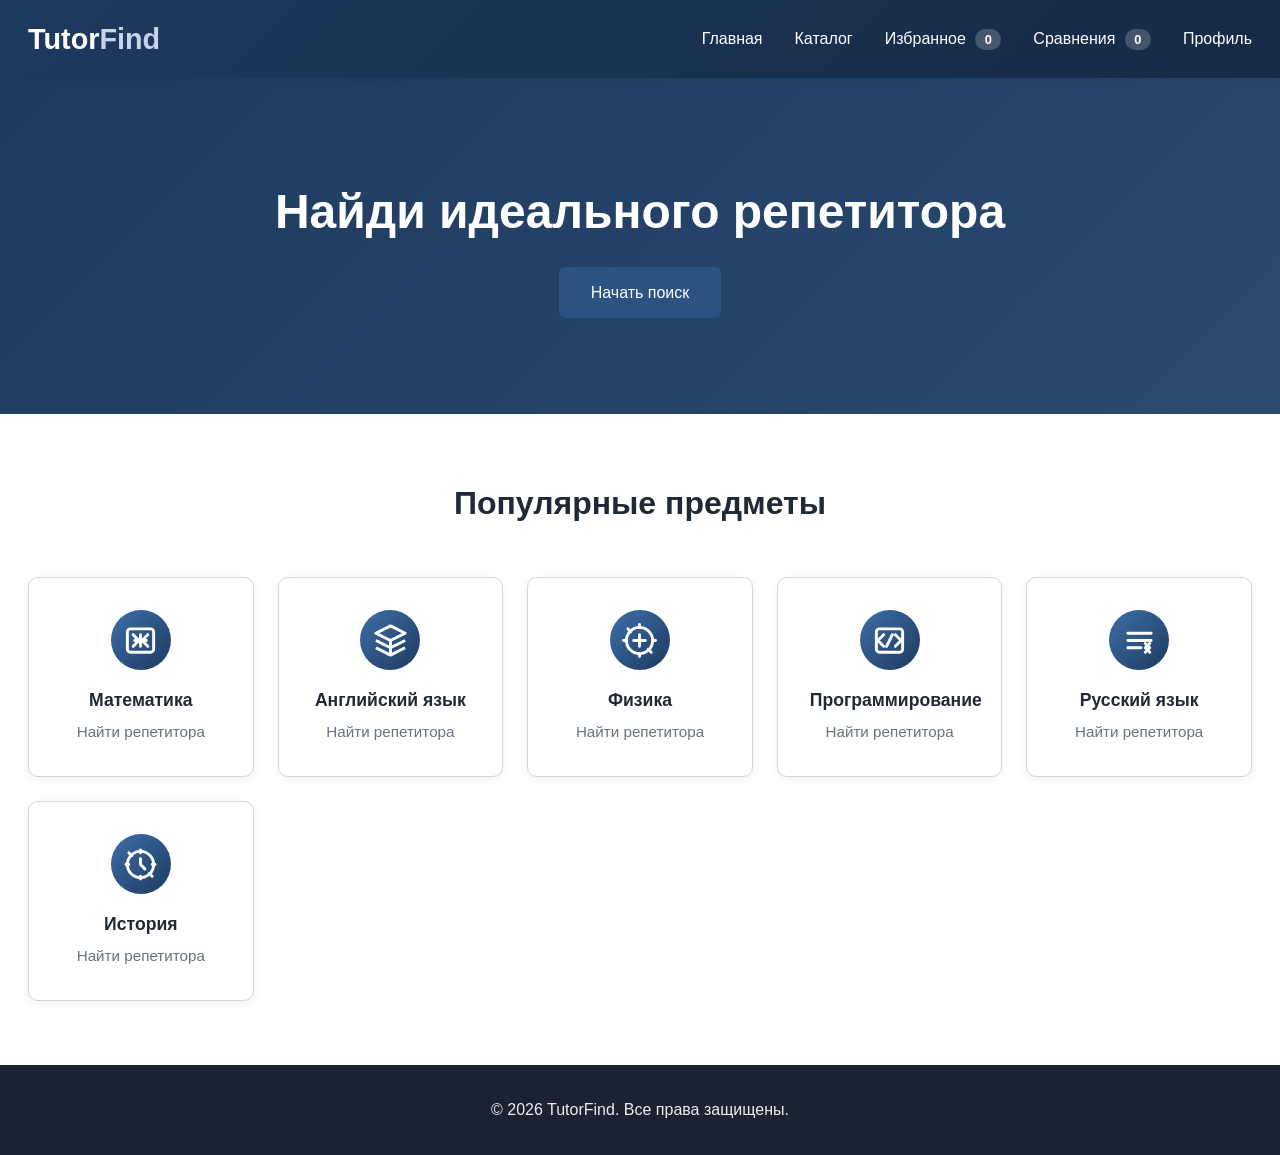
<file: index.html>
<!DOCTYPE html>
<html lang="ru">
<head>
    <meta charset="UTF-8">
    <meta name="viewport" content="width=device-width, initial-scale=1.0">
    <title>TutorFind - Поиск репетиторов</title>
    <link rel="stylesheet" href="css/main.css">
</head>
<body>
    <header class="header">
        <div class="container">
            <nav class="nav">
                <a href="index.html" class="logo">Tutor<span>Find</span></a>
                <ul class="nav-menu">
                    <li><a href="index.html">Главная</a></li>
                    <li><a href="catalog.html">Каталог</a></li>
                    <li><a href="favorite.html">Избранное <span class="favorite-count">0</span></a></li>
                    <li><a href="recent-compares.html">Сравнения <span class="recent-compare-count">0</span></a></li>
                    <li><a href="profile.html">Профиль</a></li>
                </ul>
            </nav>
        </div>
    </header>

    <main>
        <section class="hero">
            <div class="container">
                <h1>Найди идеального репетитора</h1>
                <a href="catalog.html" class="btn btn-primary">Начать поиск</a>
            </div>
        </section>

        <section class="subjects">
            <div class="container">
                <h2>Популярные предметы</h2>
                <div class="subjects-grid" id="popularSubjects">
                    <!-- Динамическая загрузка предметов -->
                </div>
            </div>
        </section>

        <section class="recent-strip" id="recentStrip" hidden>
            <div class="container">
                <h2>Недавно просмотренные</h2>
                <div class="recent-strip-grid" id="recentChips"></div>
                <p class="profile-hint" style="text-align: center; margin-top: 1rem;">
                    <a href="profile.html">Все записи в профиле</a>
                </p>
            </div>
        </section>
    </main>

    <footer class="footer">
        <div class="container">
            <p>&copy; 2026 TutorFind. Все права защищены.</p>
        </div>
    </footer>

    <script src="js/svg-icons.js"></script>
    <script src="js/storage.js"></script>
    <script src="js/user-storage.js"></script>
    <script src="js/api.js"></script>
    <script src="js/main.js"></script>
</body>
</html>
</file>
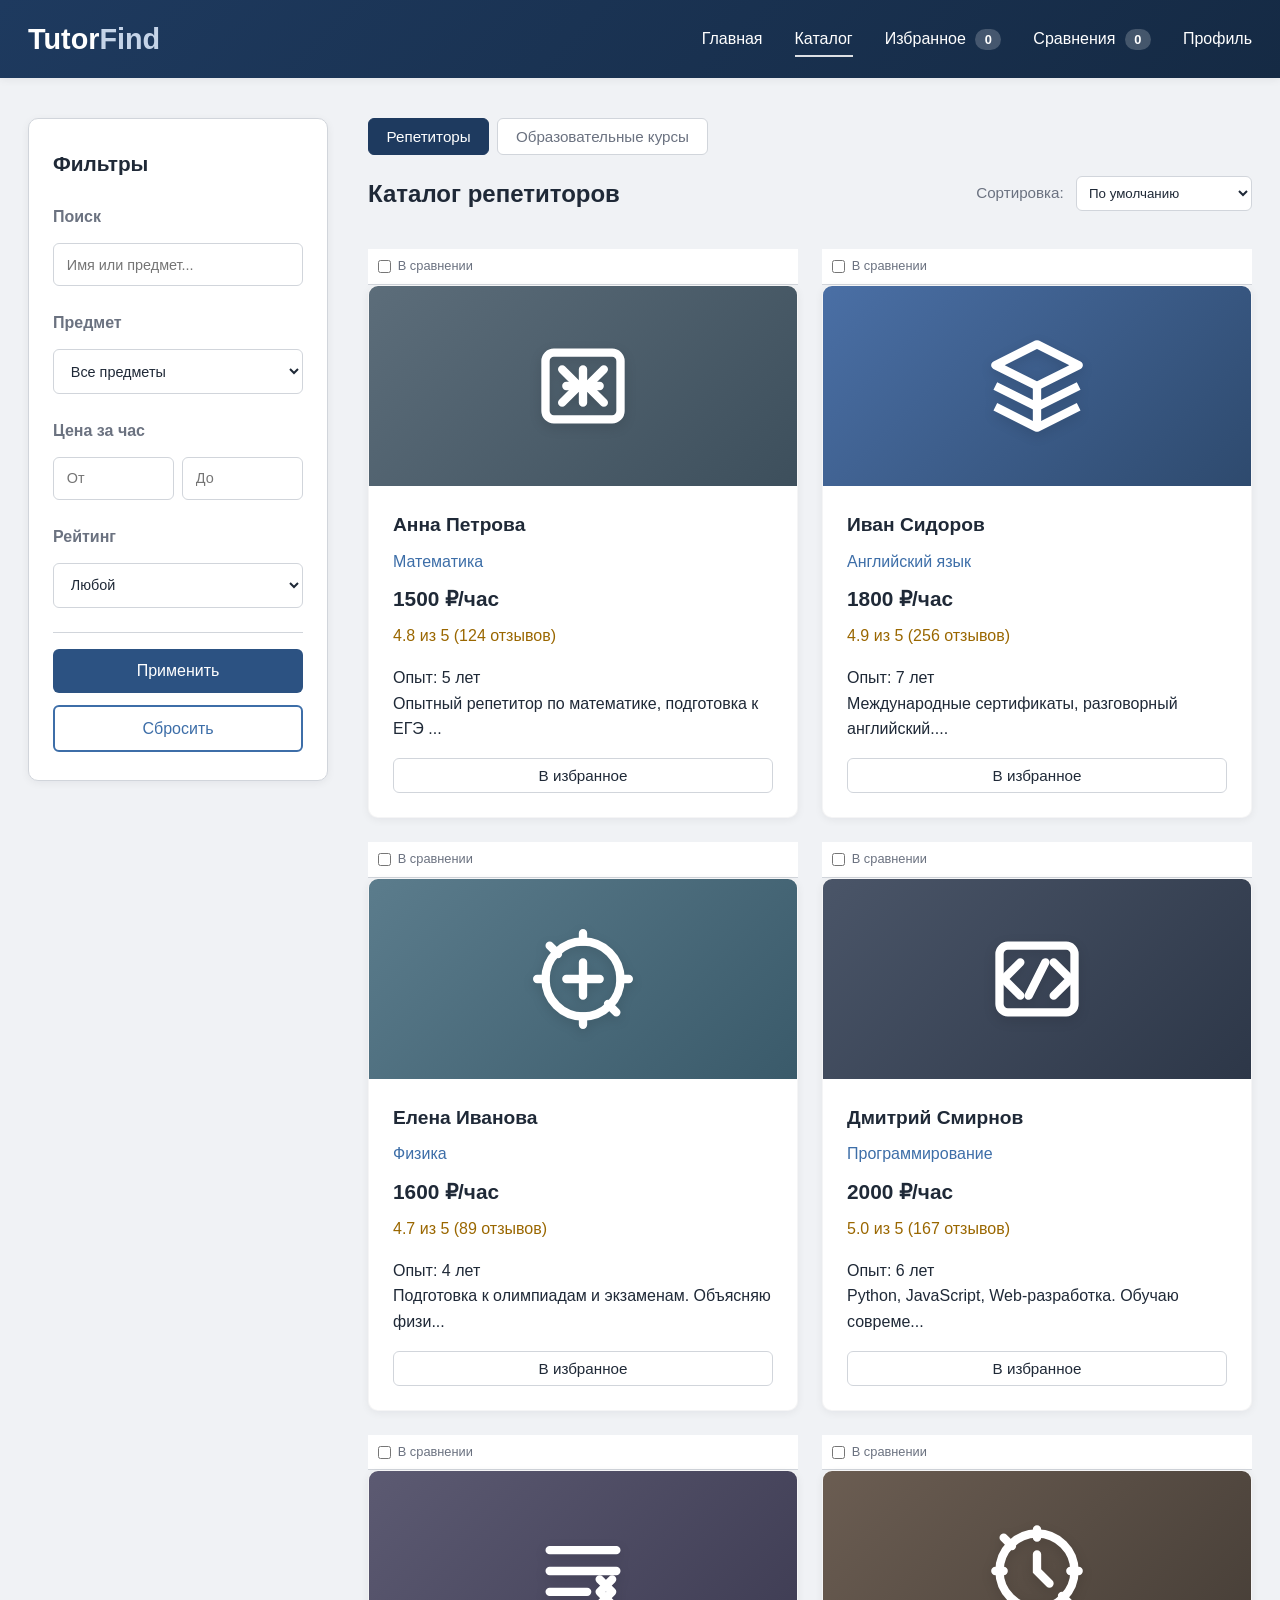
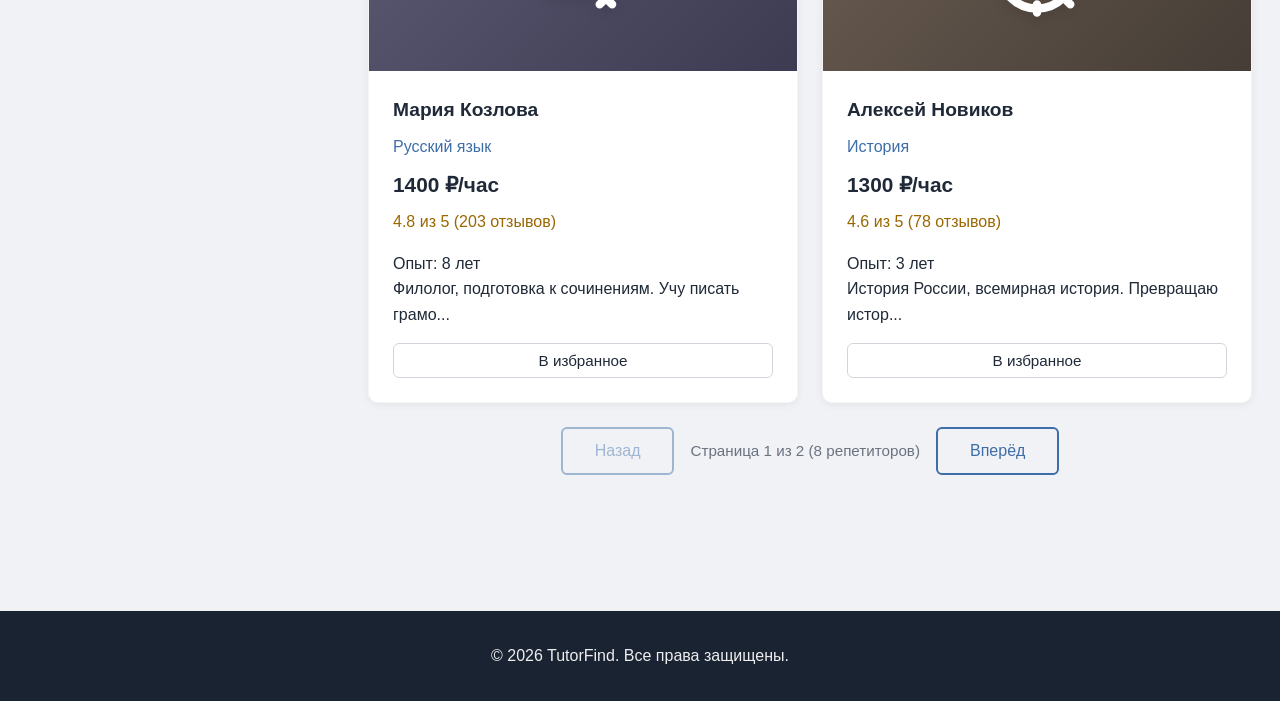
<file: catalog.html>
<!DOCTYPE html>
<html lang="ru">
<head>
    <meta charset="UTF-8">
    <meta name="viewport" content="width=device-width, initial-scale=1.0">
    <title>Каталог репетиторов - TutorFind</title>
    <link rel="stylesheet" href="css/main.css">
</head>
<body>
    <header class="header">
        <div class="container">
            <nav class="nav">
                <a href="index.html" class="logo">Tutor<span>Find</span></a>
                <ul class="nav-menu">
                    <li><a href="index.html">Главная</a></li>
                    <li><a href="catalog.html" class="active">Каталог</a></li>
                    <li><a href="favorite.html">Избранное <span class="favorite-count">0</span></a></li>
                    <li><a href="recent-compares.html">Сравнения <span class="recent-compare-count">0</span></a></li>
                    <li><a href="profile.html">Профиль</a></li>
                </ul>
            </nav>
        </div>
    </header>

    <main>
        <div class="container">
            <div class="catalog-layout">
                <aside class="filters">
                    <h2>Фильтры</h2>
                    
                    <div class="filter-section">
                        <h3 id="filterSearchTitle">Поиск</h3>
                        <input type="text" id="searchInput" placeholder="Имя, предмет или курс..." class="filter-input">
                    </div>

                    <div class="filter-section">
                        <h3 id="filterSubjectTitle">Предмет</h3>
                        <select id="subjectFilter" class="filter-select">
                            <option value="all">Все предметы</option>
                        </select>
                    </div>

                    <div class="filter-section">
                        <h3 id="filterPriceTitle">Цена за час</h3>
                        <div class="price-range">
                            <input type="number" id="minPrice" placeholder="От" class="filter-input price-input">
                            <input type="number" id="maxPrice" placeholder="До" class="filter-input price-input">
                        </div>
                    </div>

                    <div class="filter-section">
                        <h3>Рейтинг</h3>
                        <select id="ratingFilter" class="filter-select">
                            <option value="all">Любой</option>
                            <option value="4.5">От 4.5 и выше</option>
                            <option value="4">От 4 и выше</option>
                            <option value="3">От 3 и выше</option>
                        </select>
                    </div>

                    <div class="filter-actions">
                        <button id="applyFilters" class="btn btn-primary">Применить</button>
                        <button id="resetFilters" class="btn btn-secondary">Сбросить</button>
                    </div>
                </aside>

                <section class="catalog-content">
                    <div class="catalog-tabs" role="tablist">
                        <button type="button" class="catalog-tab active" id="tabTutors" data-catalog-tab="tutors" role="tab" aria-selected="true">Репетиторы</button>
                        <button type="button" class="catalog-tab" id="tabCourses" data-catalog-tab="courses" role="tab" aria-selected="false">Образовательные курсы</button>
                    </div>
                    <div class="catalog-header">
                        <h1 id="catalogMainTitle">Каталог репетиторов</h1>
                        <div class="sort-section">
                            <label for="sortSelect">Сортировка:</label>
                            <select id="sortSelect" class="sort-select">
                                <option value="default">По умолчанию</option>
                                <option value="priceAsc">Цена: по возрастанию</option>
                                <option value="priceDesc">Цена: по убыванию</option>
                                <option value="ratingDesc">По рейтингу</option>
                            </select>
                        </div>
                    </div>

                    <div id="tutorsCatalogArea" class="tutors-area catalog-tutors-area catalog-catalog-panel is-active">
                        <div class="tutors-grid" id="tutorsContainer">
                            <div class="loading">Загрузка...</div>
                        </div>
                        <div class="catalog-pagination" id="catalogPagination" hidden></div>
                    </div>

                    <div id="coursesCatalogArea" class="tutors-area catalog-tutors-area catalog-catalog-panel">
                        <div class="tutors-grid" id="coursesContainer"></div>
                        <div class="catalog-pagination" id="coursesPagination" hidden></div>
                    </div>
                </section>
            </div>
        </div>
    </main>

    <div id="compareDock" class="compare-dock" aria-live="polite">
        <span id="compareDockLabel">Никого не выбрано</span>
        <button type="button" id="compareGoBtn" class="btn btn-primary" disabled>Сравнить</button>
        <button type="button" id="compareClearBtn" class="btn-link">Сбросить выбор</button>
    </div>

    <footer class="footer">
        <div class="container">
            <p>&copy; 2026 TutorFind. Все права защищены.</p>
        </div>
    </footer>

    <script src="js/svg-icons.js"></script>
    <script src="js/storage.js"></script>
    <script src="js/user-storage.js"></script>
    <script src="js/api.js"></script>
    <script src="js/catalog.js"></script>
</body>
</html>
</file>
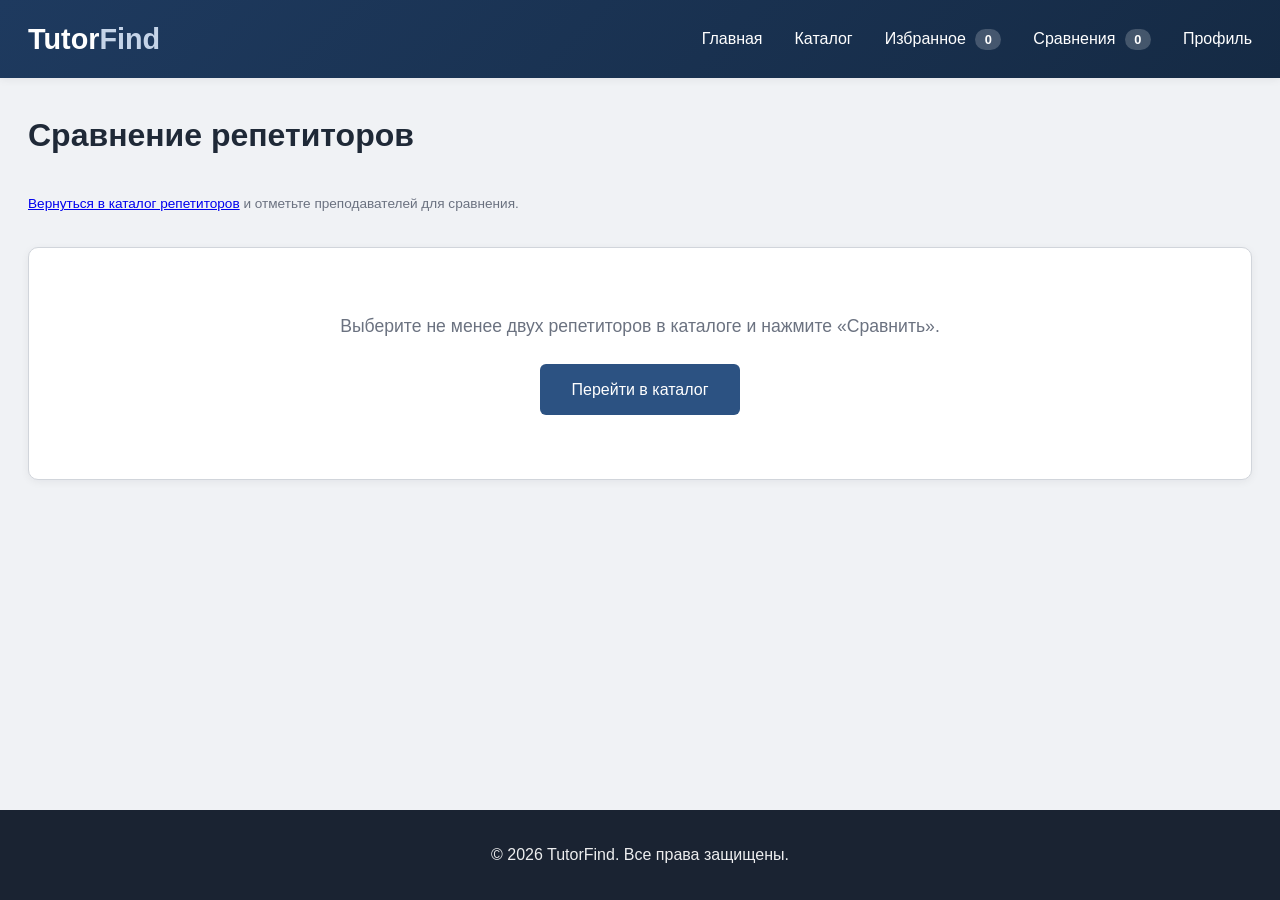
<file: compare.html>
<!DOCTYPE html>
<html lang="ru">
<head>
    <meta charset="UTF-8">
    <meta name="viewport" content="width=device-width, initial-scale=1.0">
    <title>Сравнение — TutorFind</title>
    <link rel="stylesheet" href="css/main.css">
</head>
<body>
    <header class="header">
        <div class="container">
            <nav class="nav">
                <a href="index.html" class="logo">Tutor<span>Find</span></a>
                <ul class="nav-menu">
                    <li><a href="index.html">Главная</a></li>
                    <li><a href="catalog.html">Каталог</a></li>
                    <li><a href="favorite.html">Избранное <span class="favorite-count">0</span></a></li>
                    <li><a href="recent-compares.html">Сравнения <span class="recent-compare-count">0</span></a></li>
                    <li><a href="profile.html">Профиль</a></li>
                </ul>
            </nav>
        </div>
    </header>

    <main>
        <div class="container">
            <h1 class="page-title" id="comparePageTitle">Сравнение</h1>
            <p class="profile-hint" id="comparePageHint"><a href="catalog.html">Каталог репетиторов</a> · <a href="catalog.html?tab=courses">Каталог курсов</a></p>
            <div id="compareRoot" class="compare-grid">
                <div class="loading">Загрузка...</div>
            </div>
        </div>
    </main>

    <footer class="footer">
        <div class="container">
            <p>&copy; 2026 TutorFind. Все права защищены.</p>
        </div>
    </footer>

    <script src="js/svg-icons.js"></script>
    <script src="js/storage.js"></script>
    <script src="js/user-storage.js"></script>
    <script src="js/api.js"></script>
    <script src="js/compare.js"></script>
</body>
</html>
</file>
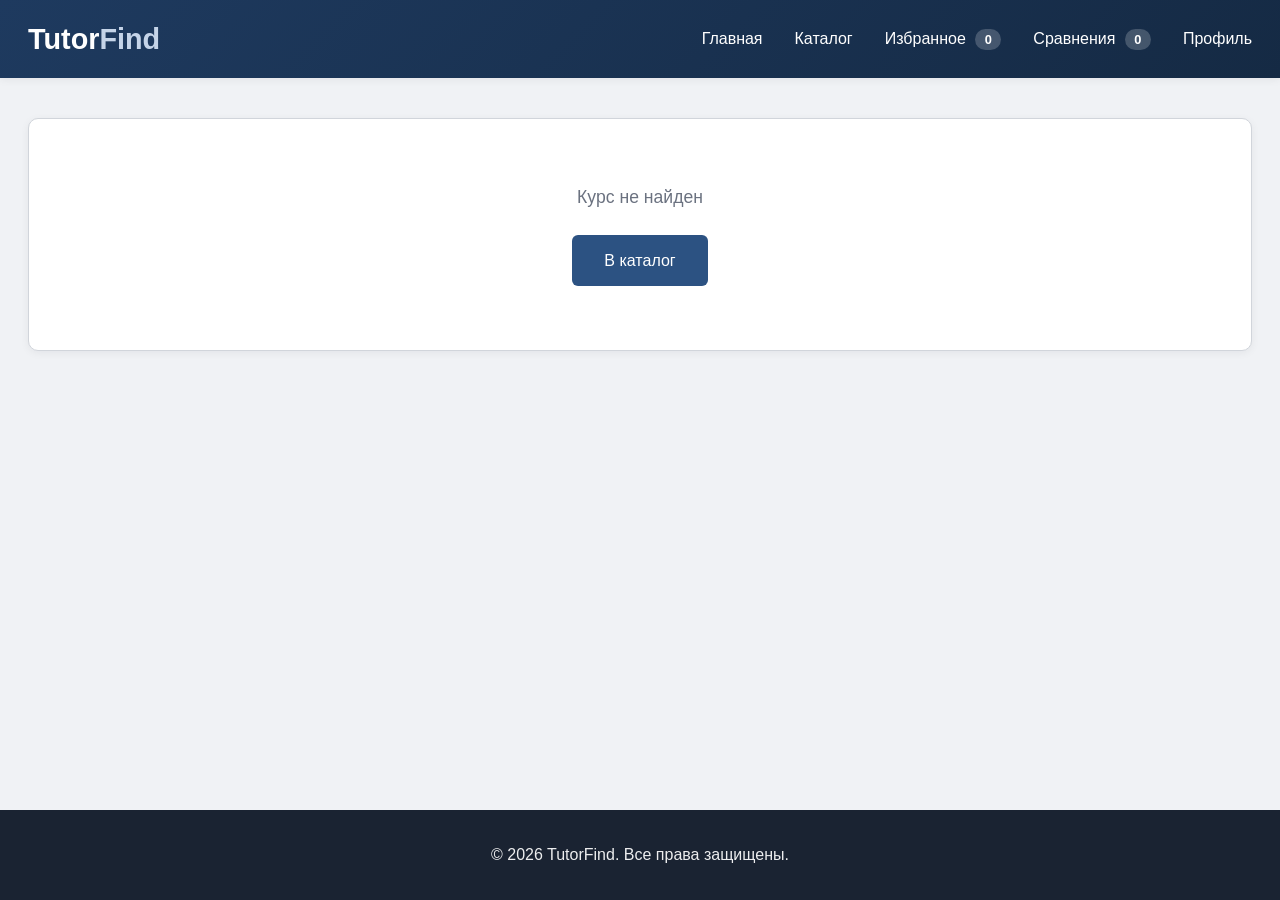
<file: course-detail.html>
<!DOCTYPE html>
<html lang="ru">
<head>
    <meta charset="UTF-8">
    <meta name="viewport" content="width=device-width, initial-scale=1.0">
    <title>Курс — TutorFind</title>
    <link rel="stylesheet" href="css/main.css">
</head>
<body>
    <header class="header">
        <div class="container">
            <nav class="nav">
                <a href="index.html" class="logo">Tutor<span>Find</span></a>
                <ul class="nav-menu">
                    <li><a href="index.html">Главная</a></li>
                    <li><a href="catalog.html">Каталог</a></li>
                    <li><a href="favorite.html">Избранное <span class="favorite-count">0</span></a></li>
                    <li><a href="recent-compares.html">Сравнения <span class="recent-compare-count">0</span></a></li>
                    <li><a href="profile.html">Профиль</a></li>
                </ul>
            </nav>
        </div>
    </header>

    <main>
        <div class="container">
            <div class="tutor-detail" id="courseDetail">
                <div class="loading">Загрузка...</div>
            </div>
        </div>
    </main>

    <footer class="footer">
        <div class="container">
            <p>&copy; 2026 TutorFind. Все права защищены.</p>
        </div>
    </footer>

    <div id="courseBookingModal" class="modal" hidden>
        <div class="modal-backdrop" id="courseBookingModalBackdrop"></div>
        <div class="modal-dialog" role="dialog" aria-modal="true" aria-labelledby="courseBookingModalTitle">
            <button type="button" class="modal-close" id="courseBookingModalClose" aria-label="Закрыть">&times;</button>
            <h2 id="courseBookingModalTitle">Заявка на курс</h2>
            <p id="courseBookingLine" class="profile-hint"></p>
            <form id="courseBookingForm">
                <input type="hidden" id="courseBookingId" name="courseId" value="">
                <div class="modal-field">
                    <label for="courseBookingPhone">Ваш телефон</label>
                    <input type="tel" id="courseBookingPhone" name="contactPhone" required autocomplete="tel">
                </div>
                <div class="modal-field">
                    <label for="courseBookingEmail">Ваш email</label>
                    <input type="email" id="courseBookingEmail" name="contactEmail" required autocomplete="email">
                </div>
                <div class="modal-field">
                    <label for="courseBookingMessage">Сообщение</label>
                    <textarea id="courseBookingMessage" name="message" rows="4" placeholder="Желаемый старт, вопросы по программе…"></textarea>
                </div>
                <div class="modal-actions">
                    <button type="submit" class="btn btn-primary">Отправить заявку</button>
                    <button type="button" class="btn btn-secondary" id="courseBookingModalCancel">Отмена</button>
                </div>
            </form>
            <p id="courseBookingSuccessNote" class="profile-hint" hidden>Заявка сохранена в профиле (localStorage).</p>
        </div>
    </div>

    <script src="js/svg-icons.js"></script>
    <script src="js/storage.js"></script>
    <script src="js/user-storage.js"></script>
    <script src="js/api.js"></script>
    <script src="js/course-detail.js"></script>
</body>
</html>
</file>
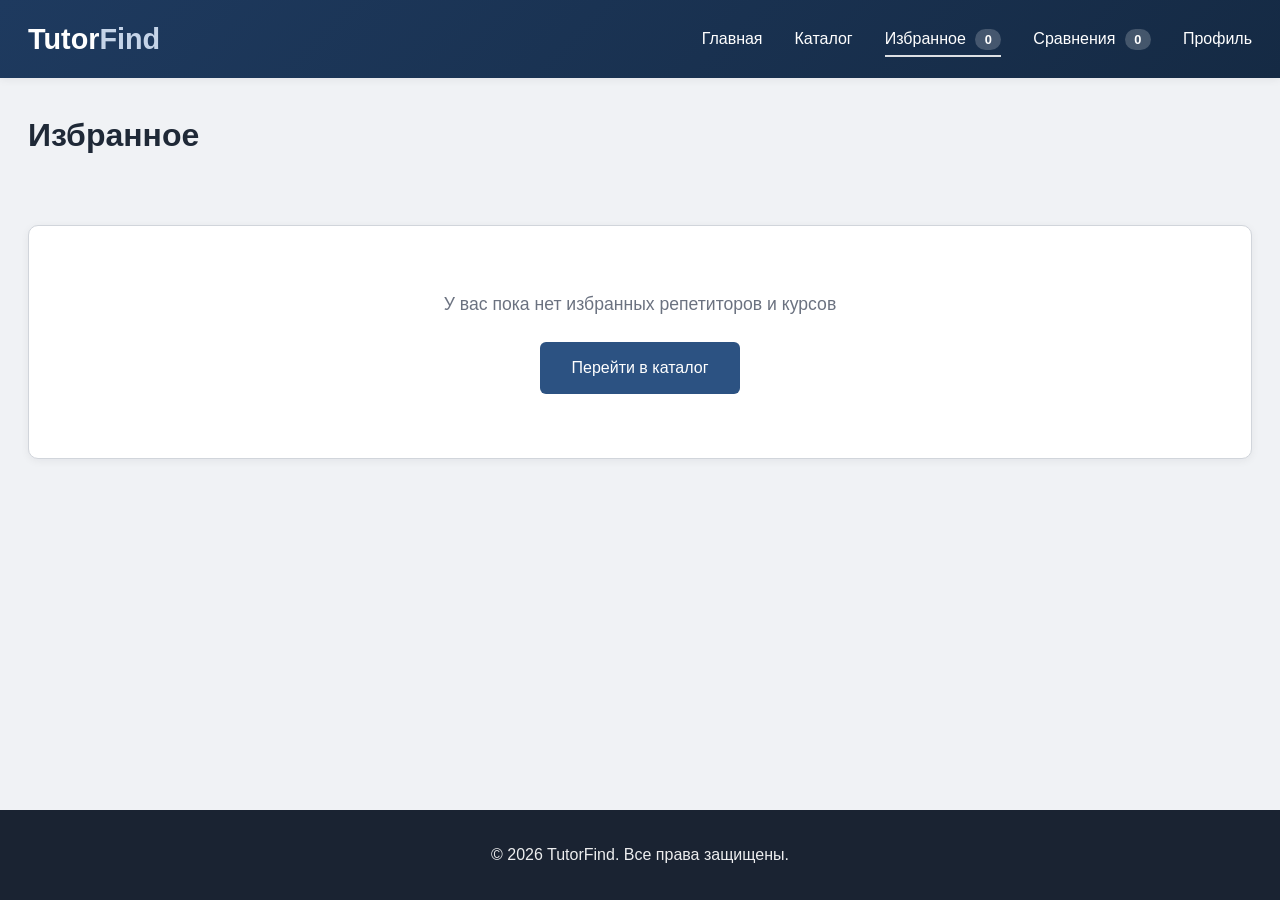
<file: favorite.html>
<!DOCTYPE html>
<html lang="ru">
<head>
    <meta charset="UTF-8">
    <meta name="viewport" content="width=device-width, initial-scale=1.0">
    <title>Избранное - TutorFind</title>
    <link rel="stylesheet" href="css/main.css">
</head>
<body>
    <header class="header">
        <div class="container">
            <nav class="nav">
                <a href="index.html" class="logo">Tutor<span>Find</span></a>
                <ul class="nav-menu">
                    <li><a href="index.html">Главная</a></li>
                    <li><a href="catalog.html">Каталог</a></li>
                    <li><a href="favorite.html" class="active">Избранное <span class="favorite-count">0</span></a></li>
                    <li><a href="recent-compares.html">Сравнения <span class="recent-compare-count">0</span></a></li>
                    <li><a href="profile.html">Профиль</a></li>
                </ul>
            </nav>
        </div>
    </header>

    <main>
        <div class="container">
            <h1 class="page-title">Избранное</h1>
            <div class="favorite-tutors" id="favoriteContainer">
                <!-- Избранные репетиторы будут загружаться сюда -->
                <div class="loading">Загрузка...</div>
            </div>
        </div>
    </main>

    <footer class="footer">
        <div class="container">
            <p>&copy; 2026 TutorFind. Все права защищены.</p>
        </div>
    </footer>

    <script src="js/svg-icons.js"></script>
    <script src="js/storage.js"></script>
    <script src="js/user-storage.js"></script>
    <script src="js/api.js"></script>
    <script src="js/favorite.js"></script>
</body>
</html>
</file>
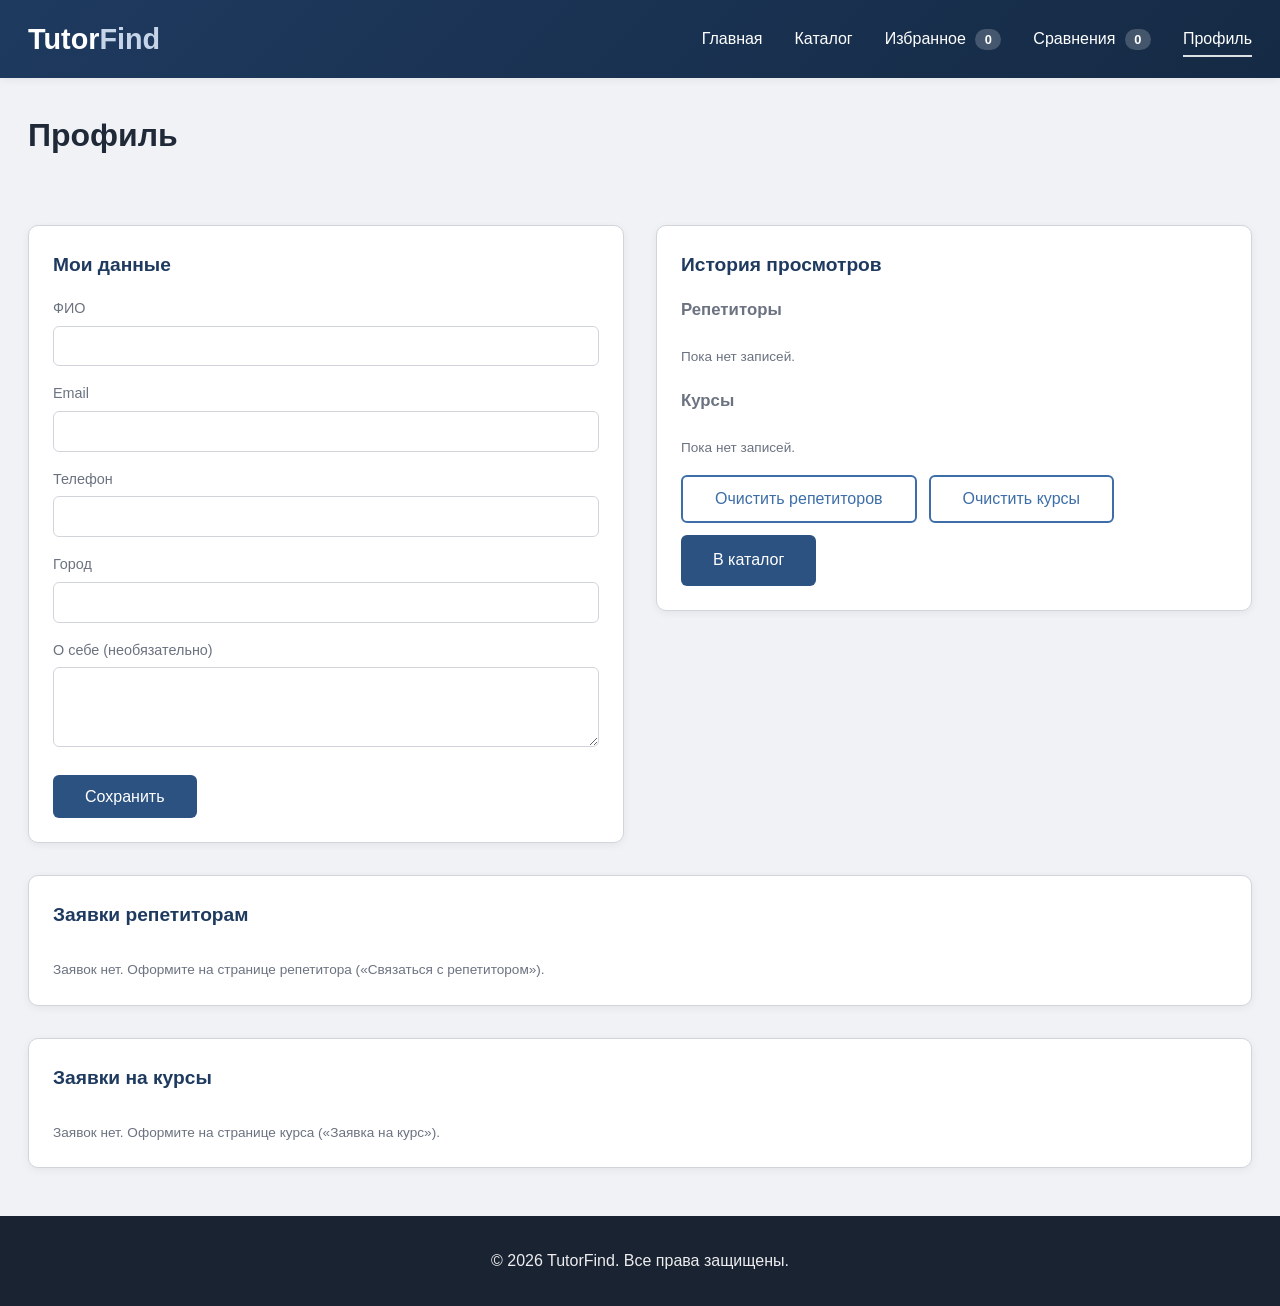
<file: profile.html>
<!DOCTYPE html>
<html lang="ru">
<head>
    <meta charset="UTF-8">
    <meta name="viewport" content="width=device-width, initial-scale=1.0">
    <title>Профиль — TutorFind</title>
    <link rel="stylesheet" href="css/main.css">
</head>
<body>
    <header class="header">
        <div class="container">
            <nav class="nav">
                <a href="index.html" class="logo">Tutor<span>Find</span></a>
                <ul class="nav-menu">
                    <li><a href="index.html">Главная</a></li>
                    <li><a href="catalog.html">Каталог</a></li>
                    <li><a href="favorite.html">Избранное <span class="favorite-count">0</span></a></li>
                    <li><a href="recent-compares.html">Сравнения <span class="recent-compare-count">0</span></a></li>
                    <li><a href="profile.html" class="active">Профиль</a></li>
                </ul>
            </nav>
        </div>
    </header>

    <main>
        <div class="container">
            <h1 class="page-title">Профиль</h1>

            <div class="profile-layout">
                <section class="profile-card">
                    <h2>Мои данные</h2>
                    <form id="profileForm" class="profile-form">
                        <div class="field">
                            <label for="pfName">ФИО</label>
                            <input type="text" id="pfName" name="displayName" autocomplete="name">
                        </div>
                        <div class="field">
                            <label for="pfEmail">Email</label>
                            <input type="email" id="pfEmail" name="email" autocomplete="email">
                        </div>
                        <div class="field">
                            <label for="pfPhone">Телефон</label>
                            <input type="tel" id="pfPhone" name="phone" autocomplete="tel">
                        </div>
                        <div class="field">
                            <label for="pfCity">Город</label>
                            <input type="text" id="pfCity" name="city" autocomplete="address-level2">
                        </div>
                        <div class="field">
                            <label for="pfAbout">О себе (необязательно)</label>
                            <textarea id="pfAbout" name="about" rows="3"></textarea>
                        </div>
                        <div class="form-actions">
                            <button type="submit" class="btn btn-primary">Сохранить</button>
                        </div>
                    </form>
                    <p id="profileSavedHint" class="profile-hint" hidden>Изменения сохранены.</p>
                </section>

                <section class="profile-card">
                    <h2>История просмотров</h2>
                    <h3 class="profile-subsection-title">Репетиторы</h3>
                    <ul class="recent-list" id="recentViewsList"></ul>
                    <h3 class="profile-subsection-title">Курсы</h3>
                    <ul class="recent-list" id="recentCourseViewsList"></ul>
                    <div class="profile-toolbar">
                        <button type="button" id="clearRecentBtn" class="btn btn-secondary">Очистить репетиторов</button>
                        <button type="button" id="clearRecentCoursesBtn" class="btn btn-secondary">Очистить курсы</button>
                        <a href="catalog.html" class="btn btn-primary">В каталог</a>
                    </div>
                </section>

                <section class="profile-card profile-card--wide">
                    <h2>Заявки репетиторам</h2>
                    <div id="requestsList" class="request-list"></div>
                </section>

                <section class="profile-card profile-card--wide">
                    <h2>Заявки на курсы</h2>
                    <div id="courseRequestsList" class="request-list"></div>
                </section>
            </div>
        </div>
    </main>

    <footer class="footer">
        <div class="container">
            <p>&copy; 2026 TutorFind. Все права защищены.</p>
        </div>
    </footer>

    <script src="js/storage.js"></script>
    <script src="js/user-storage.js"></script>
    <script src="js/api.js"></script>
    <script src="js/profile.js"></script>
</body>
</html>
</file>
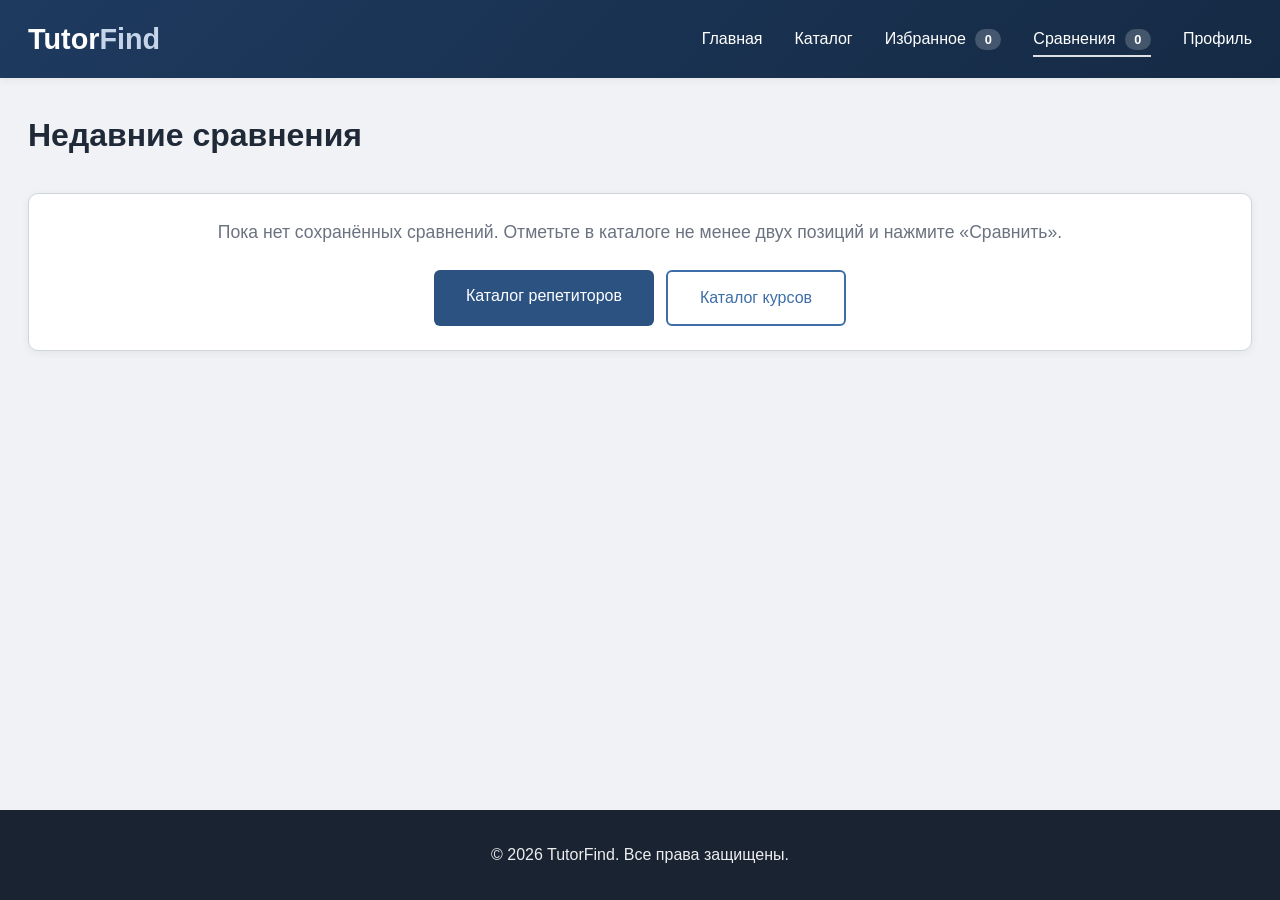
<file: recent-compares.html>
<!DOCTYPE html>
<html lang="ru">
<head>
    <meta charset="UTF-8">
    <meta name="viewport" content="width=device-width, initial-scale=1.0">
    <title>Недавние сравнения — TutorFind</title>
    <link rel="stylesheet" href="css/main.css">
</head>
<body>
    <header class="header">
        <div class="container">
            <nav class="nav">
                <a href="index.html" class="logo">Tutor<span>Find</span></a>
                <ul class="nav-menu">
                    <li><a href="index.html">Главная</a></li>
                    <li><a href="catalog.html">Каталог</a></li>
                    <li><a href="favorite.html">Избранное <span class="favorite-count">0</span></a></li>
                    <li><a href="recent-compares.html" class="active">Сравнения <span class="recent-compare-count">0</span></a></li>
                    <li><a href="profile.html">Профиль</a></li>
                </ul>
            </nav>
        </div>
    </header>

    <main>
        <div class="container">
            <h1 class="page-title">Недавние сравнения</h1>
            <div id="recentComparesRoot">
                <div class="loading">Загрузка...</div>
            </div>
        </div>
    </main>

    <footer class="footer">
        <div class="container">
            <p>&copy; 2026 TutorFind. Все права защищены.</p>
        </div>
    </footer>

    <script src="js/storage.js"></script>
    <script src="js/user-storage.js"></script>
    <script src="js/api.js"></script>
    <script src="js/recent-compares.js"></script>
</body>
</html>
</file>
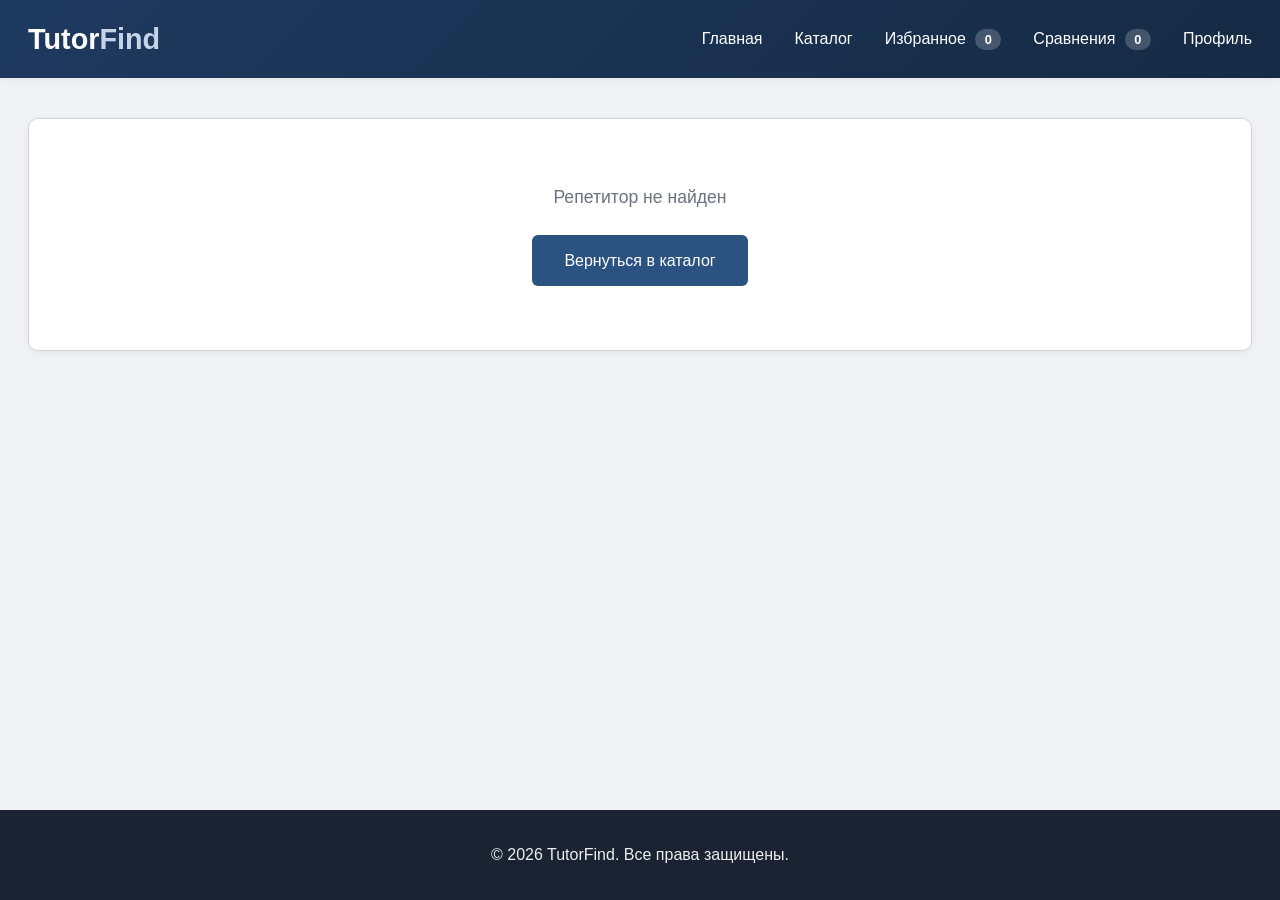
<file: tutor-detail.html>
<!DOCTYPE html>
<html lang="ru">
<head>
    <meta charset="UTF-8">
    <meta name="viewport" content="width=device-width, initial-scale=1.0">
    <title>Профиль репетитора - TutorFind</title>
    <link rel="stylesheet" href="css/main.css">
</head>
<body>
    <header class="header">
        <div class="container">
            <nav class="nav">
                <a href="index.html" class="logo">Tutor<span>Find</span></a>
                <ul class="nav-menu">
                    <li><a href="index.html">Главная</a></li>
                    <li><a href="catalog.html">Каталог</a></li>
                    <li><a href="favorite.html">Избранное <span class="favorite-count">0</span></a></li>
                    <li><a href="recent-compares.html">Сравнения <span class="recent-compare-count">0</span></a></li>
                    <li><a href="profile.html">Профиль</a></li>
                </ul>
            </nav>
        </div>
    </header>

    <main>
        <div class="container">
            <div class="tutor-detail" id="tutorDetail">
                <div class="loading">Загрузка данных...</div>
            </div>
        </div>
    </main>

    <footer class="footer">
        <div class="container">
            <p>&copy; 2026 TutorFind. Все права защищены.</p>
        </div>
    </footer>

    <div id="bookingModal" class="modal" hidden>
        <div class="modal-backdrop" id="bookingModalBackdrop"></div>
        <div class="modal-dialog" role="dialog" aria-modal="true" aria-labelledby="bookingModalTitle">
            <button type="button" class="modal-close" id="bookingModalClose" aria-label="Закрыть">&times;</button>
            <h2 id="bookingModalTitle">Заявка репетитору</h2>
            <p id="bookingTutorLine" class="profile-hint"></p>
            <form id="bookingForm">
                <input type="hidden" id="bookingTutorId" name="tutorId" value="">
                <div class="modal-field">
                    <label for="bookingContactPhone">Ваш телефон</label>
                    <input type="tel" id="bookingContactPhone" name="contactPhone" required autocomplete="tel">
                </div>
                <div class="modal-field">
                    <label for="bookingContactEmail">Ваш email</label>
                    <input type="email" id="bookingContactEmail" name="contactEmail" required autocomplete="email">
                </div>
                <div class="modal-field">
                    <label for="bookingMessage">Сообщение репетитору</label>
                    <textarea id="bookingMessage" name="message" rows="4" placeholder="Желаемое время, цель занятий…"></textarea>
                </div>
                <div class="modal-actions">
                    <button type="submit" class="btn btn-primary">Отправить заявку</button>
                    <button type="button" class="btn btn-secondary" id="bookingModalCancel">Отмена</button>
                </div>
            </form>
            <p id="bookingSuccessNote" class="profile-hint" hidden>Заявка сохранена в профиле (localStorage).</p>
        </div>
    </div>

    <script src="js/svg-icons.js"></script>
    <script src="js/storage.js"></script>
    <script src="js/user-storage.js"></script>
    <script src="js/api.js"></script>
    <script src="js/tutor-detail.js"></script>
</body>
</html>
</file>
<file: css/main.css>
@import url('base.css');
@import url('layout.css');
@import url('components.css');
@import url('home.css');
@import url('catalog.css');
@import url('tutor-detail.css');
@import url('profile.css');
@import url('responsive.css');
</file>
